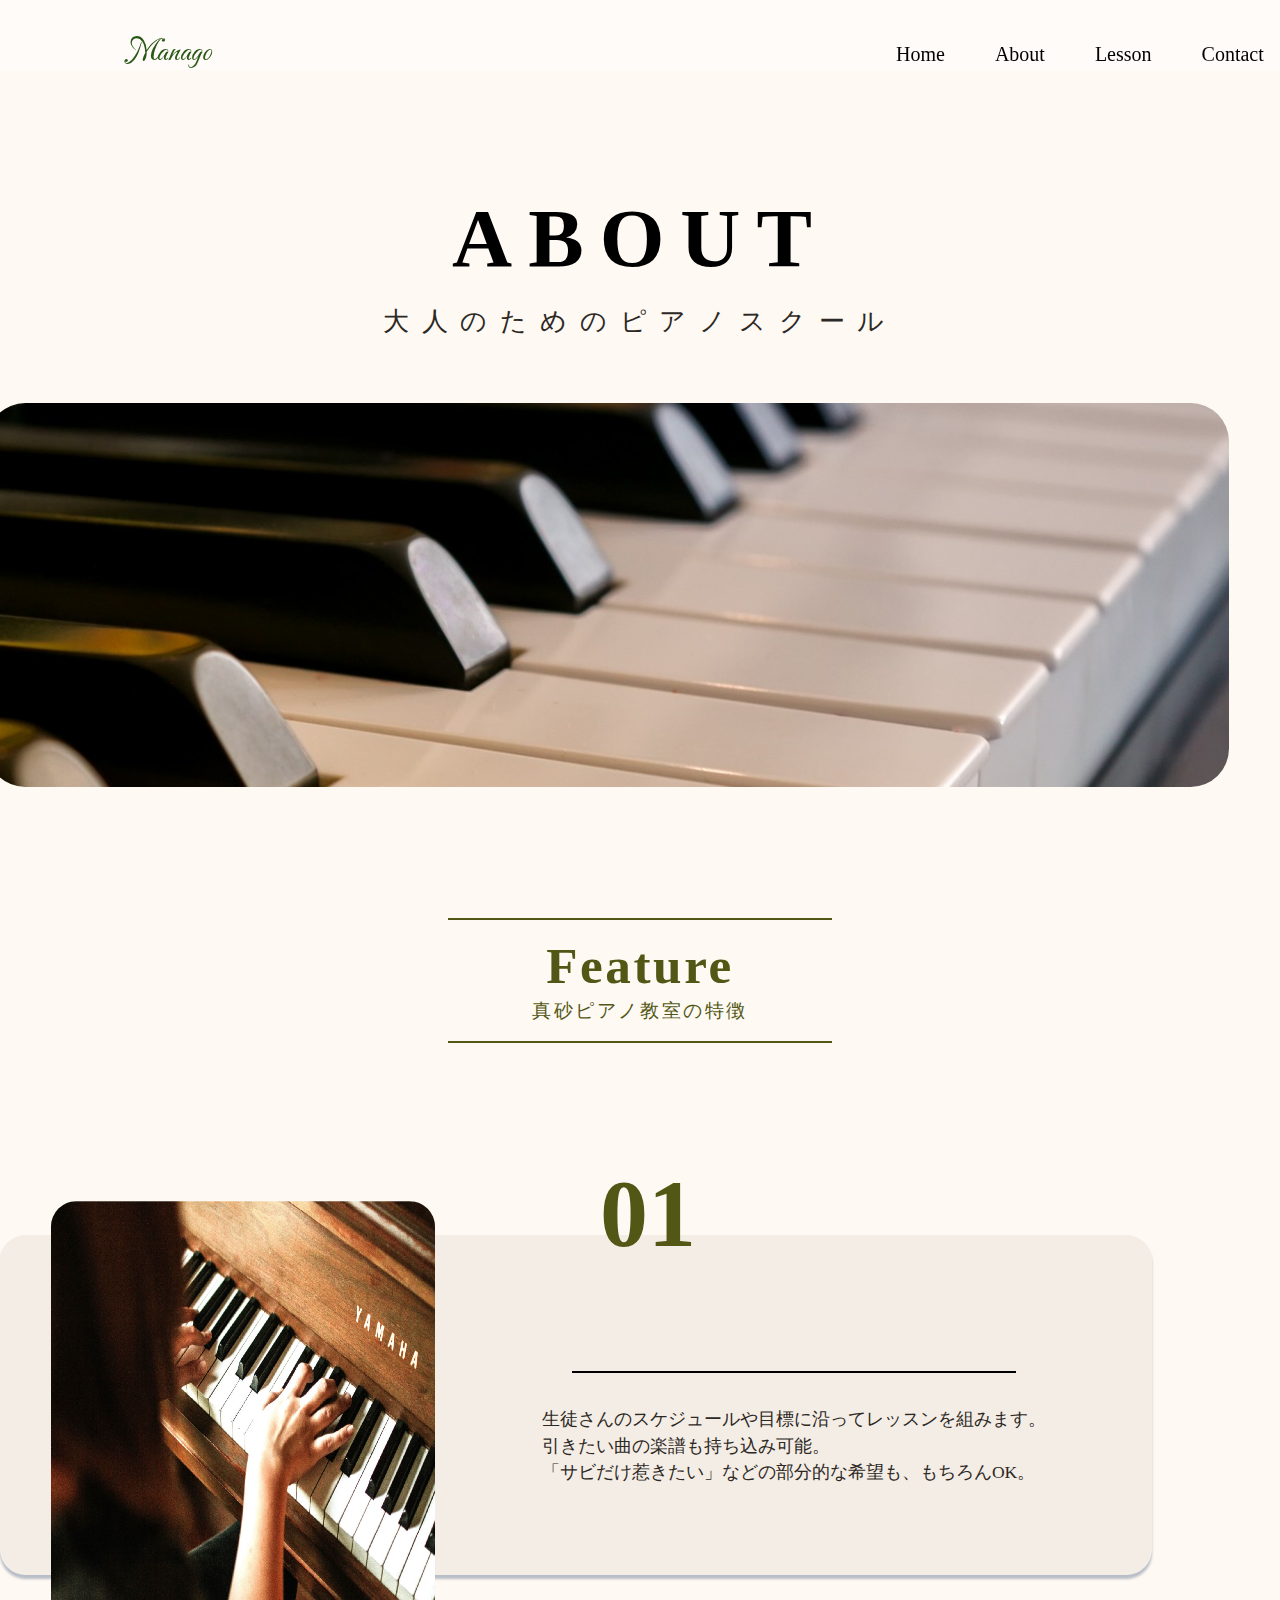
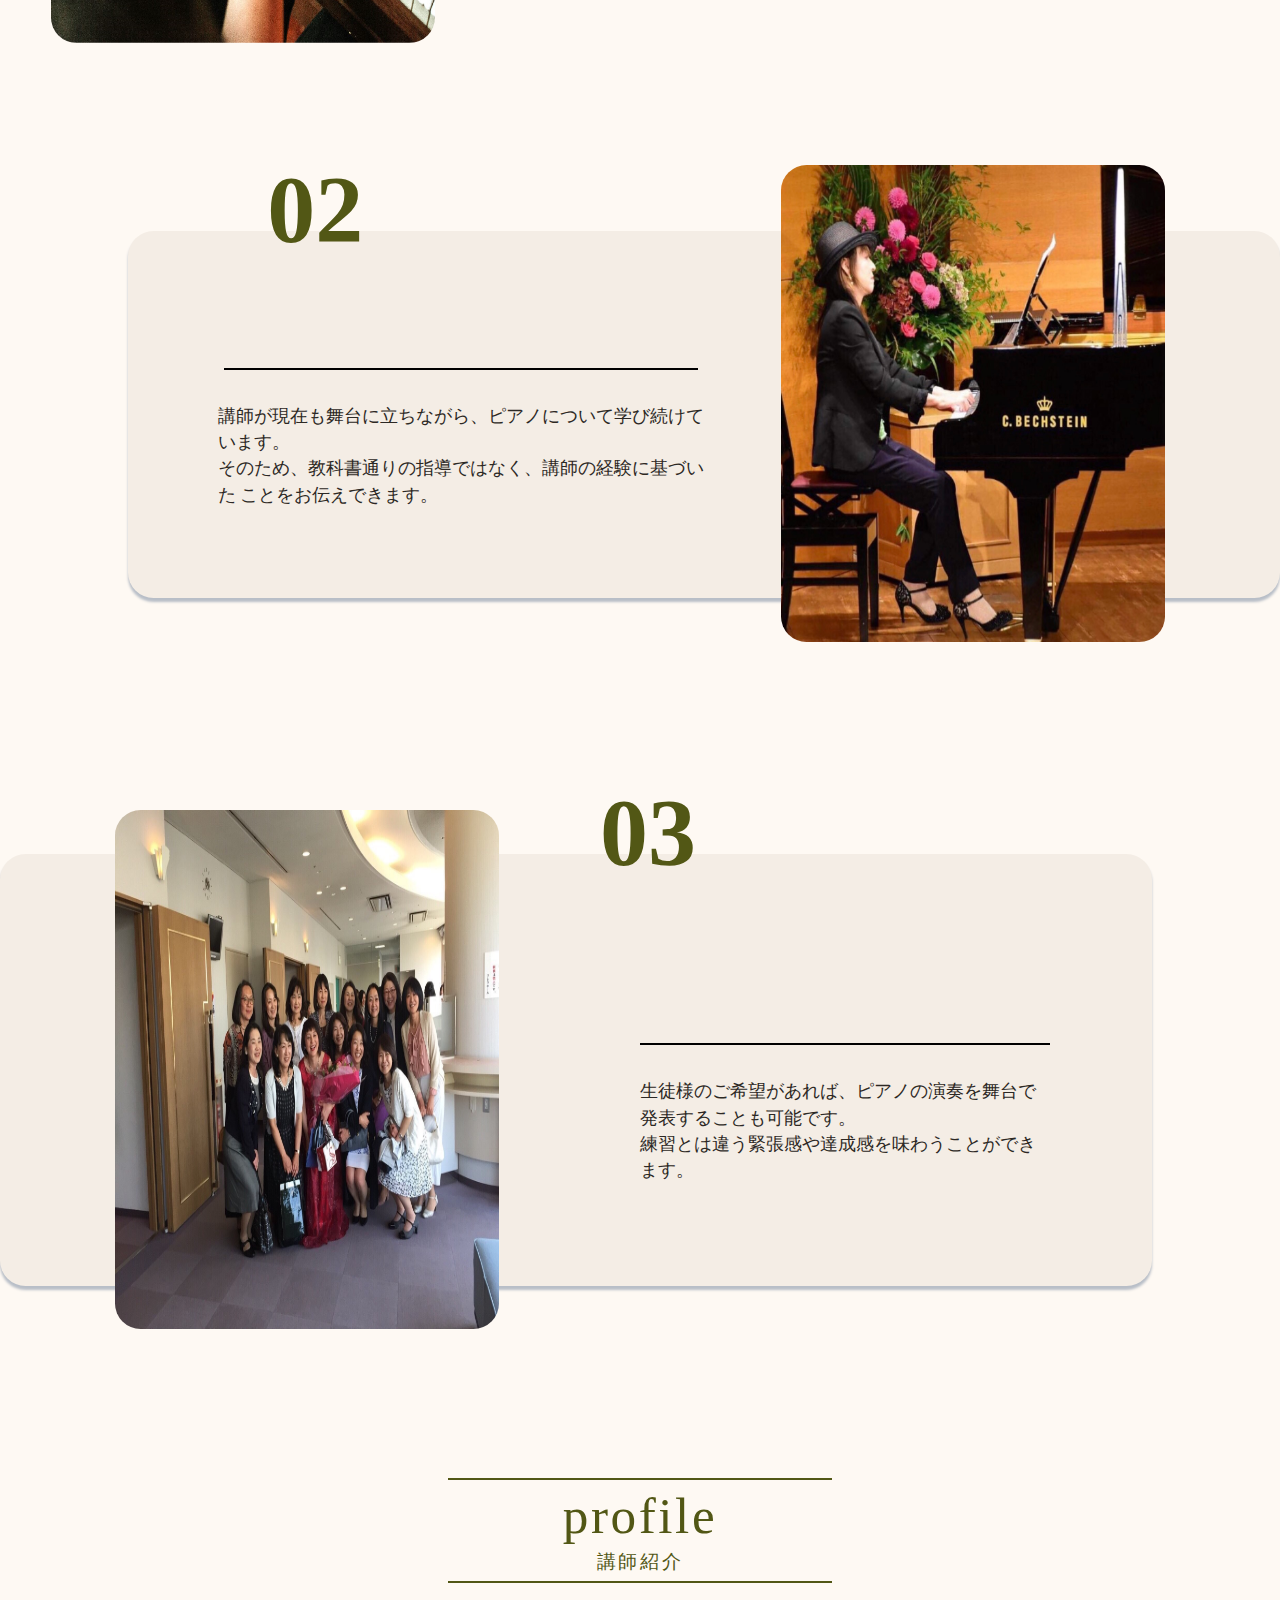
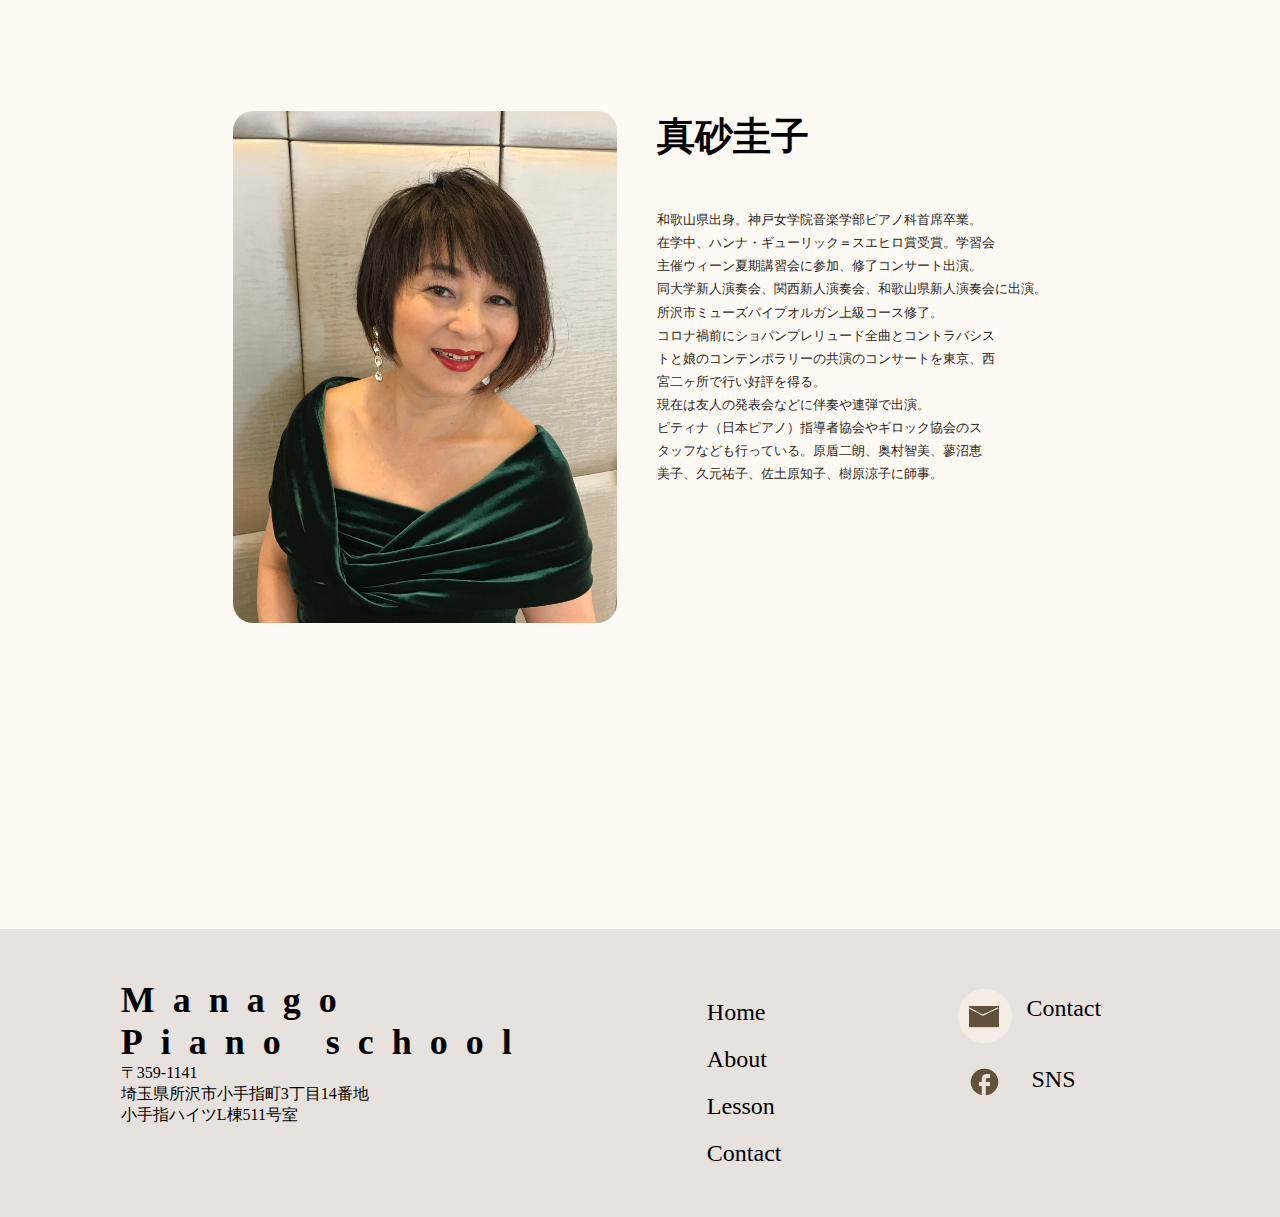
<file: ABOUT/about.html>
<!DOCTYPE html>
<html lang="jp">
<head>
    <meta charset="UTF-8">
    <meta name="viewport" content="width=device-width, initial-scale=1.0">
    <title>真砂ピアノ教室（About）</title>
    <link rel="preconnect" href="https://fonts.googleapis.com">
    <link rel="preconnect" href="https://fonts.gstatic.com" crossorigin>
    <link href="https://fonts.googleapis.com/css2?family=Carattere&display=swap" rel="stylesheet">
    <link rel="stylesheet" href="../top/reset.css">
    <link rel="stylesheet" href="about.css">
    <link rel="stylesheet" href="text.css">
    <link rel="stylesheet" href="responsive_about.css">
    <link rel="stylesheet" href="../top/humbugermenu.css">
</head>
<body>
    <header class="section-header">
    <div class="section-header_wrapper"></div>
        <div class="logo">Manago</div>
        <div class="open_btn">
          <span></span>
          <span></span>
        </div>
        <nav id="section-header-nav" class=>
          <ul>
              <li class="Home"><a href="../top/index.html">Home</a></li>
              <li class="about"><a href="../ABOUT/about.html">About</a></li>
              <li class="Lesson"><a href="../top/index.html#lesson">Lesson</a></li>
              <li class="contact"><a href="../top/index.html#contact">Contact</a></li>
          </ul>
        </nav>
      </header>
      <section id="mainvisual">
        <div class="maincopy">
        <h1 class="fadeIn">ABOUT</h1>
        <p class="fadeIn">大人のためのピアノスクール</p>
        <div class="hero">
            <img src="./img/piano.jpg" alt="">
        </div>
        </div>
      </section>
      <section id="Feature">
        <div class="feature-title">
          <h1>Feature</h1>
          <p>真砂ピアノ教室の特徴</p>
        </div>
        <div class="feature1">
        <div class="content type1">
          <div class="title">01</div> 
            <div class="img-body">
              <img src="./img/Top2.png" alt="" >
            </div>
            <div class="body">
              <div class="text-with-padding">
              <div class="title">
                <span class="leftAnime">
                <span class="leftAnimeInner">好きな曲を好きな時に練習できる</span>
               </span>
              </div>
              </div>
              <div class="text"><p>生徒さんのスケジュールや目標に沿ってレッスンを組みます。<br>
                引きたい曲の楽譜も持ち込み可能。 <br>
                「サビだけ惹きたい」などの部分的な希望も、もちろんOK。</p></div>
            </div>
        </div>
      </div>
       <div class="feature2">
        <div class="content type2">
          <div class="title">02</div> 
            <div class="img-body">
              <img src="./img/S__106529053.jpg" alt="">
            </div>
            <div class="body">
              <div class="text-with-padding">
              <div class="title">
                <span class="leftAnime">
                <span class="leftAnimeInner"> 現役講師がマンツーマンで教えます</span>  
                </span>
              </div>
             </div>
              <div class="text"><p>講師が現在も舞台に立ちながら、ピアノについて学び続けています。<br>
                そのため、教科書通りの指導ではなく、講師の経験に基づいた 
                ことをお伝えできます。</p></div>
            </div>
        </div>
       </div>
       <div class="feature3">
        <div class="content type3">
          <div class="title">03</div> 
            <div class="img-body">
              <img src="./img/S__106315887.jpg" alt="">
            </div>
            <div class="body">
              <div class="text-with-padding">
              <div class="title">
              <span class="leftAnime">
              <span class="leftAnimeInner">舞台で自分の成果を発表できます</span>
              </span>
              </div>
              </div>
              <div class="text">生徒様のご希望があれば、ピアノの演奏を舞台で発表することも可能です。<br>
              練習とは違う緊張感や達成感を味わうことができます。</div>
            </div>
        </div>
      </div>
        

     
      </section> 
      <section id="profile">
        <div class="profile-top">
          <h2>profile</h2>
          <p>講師紹介</p>
        </div>
        <div class="profile-content">
          <div class="profile-image">
          <img src="./img/profile.jpg" alt="" class="profile">
         </div>
         <div class="profile-text">
          <div class="text">
        <h1>真砂圭子</h1>
        <p >和歌山県出身。神戸女学院音楽学部ピアノ科首席卒業。<br>
           在学中、ハンナ・ギューリック＝スエヒロ賞受賞。学習会<br>
          主催ウィーン夏期講習会に参加、修了コンサート出演。<br>
          同大学新人演奏会、関西新人演奏会、和歌山県新人演奏会に出演。<br>
          所沢市ミューズパイプオルガン上級コース修了。<br>
          コロナ禍前にショパンプレリュード全曲とコントラバシス<br>
          トと娘のコンテンポラリーの共演のコンサートを東京、西<br>
          宮二ヶ所で行い好評を得る。<br>
          現在は友人の発表会などに伴奏や連弾で出演。<br>
          ピティナ（日本ピアノ）指導者協会やギロック協会のス<br>
           タッフなども行っている。原盾二朗、奥村智美、蓼沼恵<br>
           美子、久元祐子、佐土原知子、樹原涼子に師事。</p>
          </div>
      </div>
    </div>
      </section> 
      <section id="map">
        <iframe src="https://www.google.com/maps/embed?pb=!1m18!1m12!1m3!1d3236.002547888054!2d139.4325271765284!3d35.799870772549234!2m3!1f0!2f0!3f0!3m2!1i1024!2i768!4f13.1!3m3!1m2!1s0x6018de656070a2bd%3A0x602d291c1ef58cc3!2z55yf56CC44OU44Ki44OO5pWZ5a6k!5e0!3m2!1sja!2sjp!4v1693893486722!5m2!1sja!2sjp" width="100%" height="300px" style="border:0;" allowfullscreen="" loading="lazy" referrerpolicy="no-referrer-when-downgrade"></iframe>
      </section>
      <footer>
        <div class="flex-container">
          <div class="left-side">
          <div class="title">Manago<br>Piano school</div>
          <div class="address">
            <p>〒359-1141</p>
            <p>埼玉県所沢市小手指町3丁目14番地</p>
            <p>小手指ハイツL棟511号室</p>
          </div>
          </div>
            <div class="middle-side">
            <nav>
              <ul class="menu">
                  <li><a href="../top/index.html">Home</a></li>
                  <li><a href="./about.html">About</a></li>
                  <li><a href="../top/index.html#lesson">Lesson</a></li>
                  <li><a href="../top/index.html#contact">Contact</a></li>
              </ul>
            </nav>
            </div>
            <div class="right-side">
            <div class="contact">
              <img src="./img/Group 92.png" alt="" class="mail">
              <a class="footer_contact" href="../top/index.html#contact">Contact</a>
            </div>
            <div class="SNS">
              <img src="./img/ic_baseline-facebook.png" alt="" class="facebook">
              <a href="https://www.facebook.com/profile.php?id=100023976397914">SNS</a>
            </div>
          </div>
        </div>
        </footer>
        <script src="https://code.jquery.com/jquery-3.4.1.min.js" integrity="sha256-CSXorXvZcTkaix6Yvo6HppcZGetbYMGWSFlBw8HfCJo=" crossorigin="anonymous"></script>
        <!--自作のJS-->
        <script src="./js/leftanimation.js"></script>
        <script src="js/humbegermenu.js"></script>
</body>
</html>
</file>
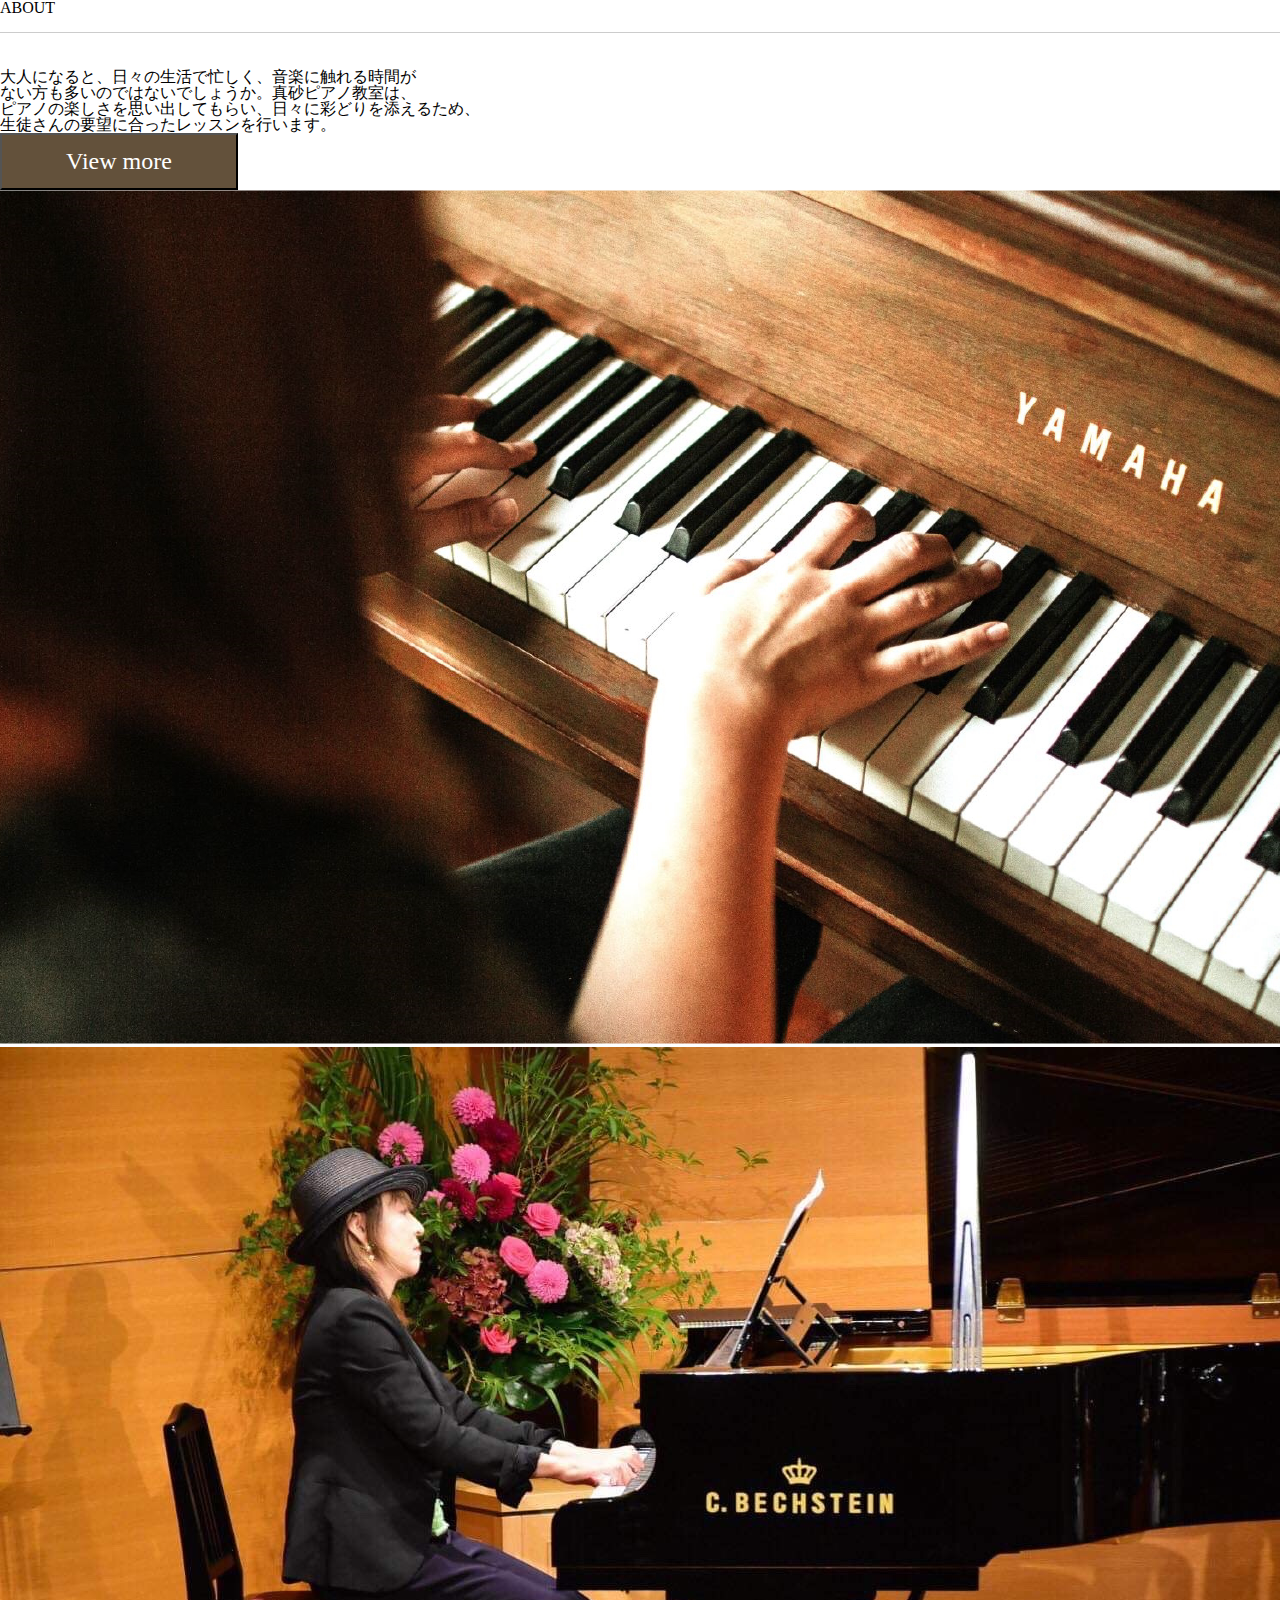
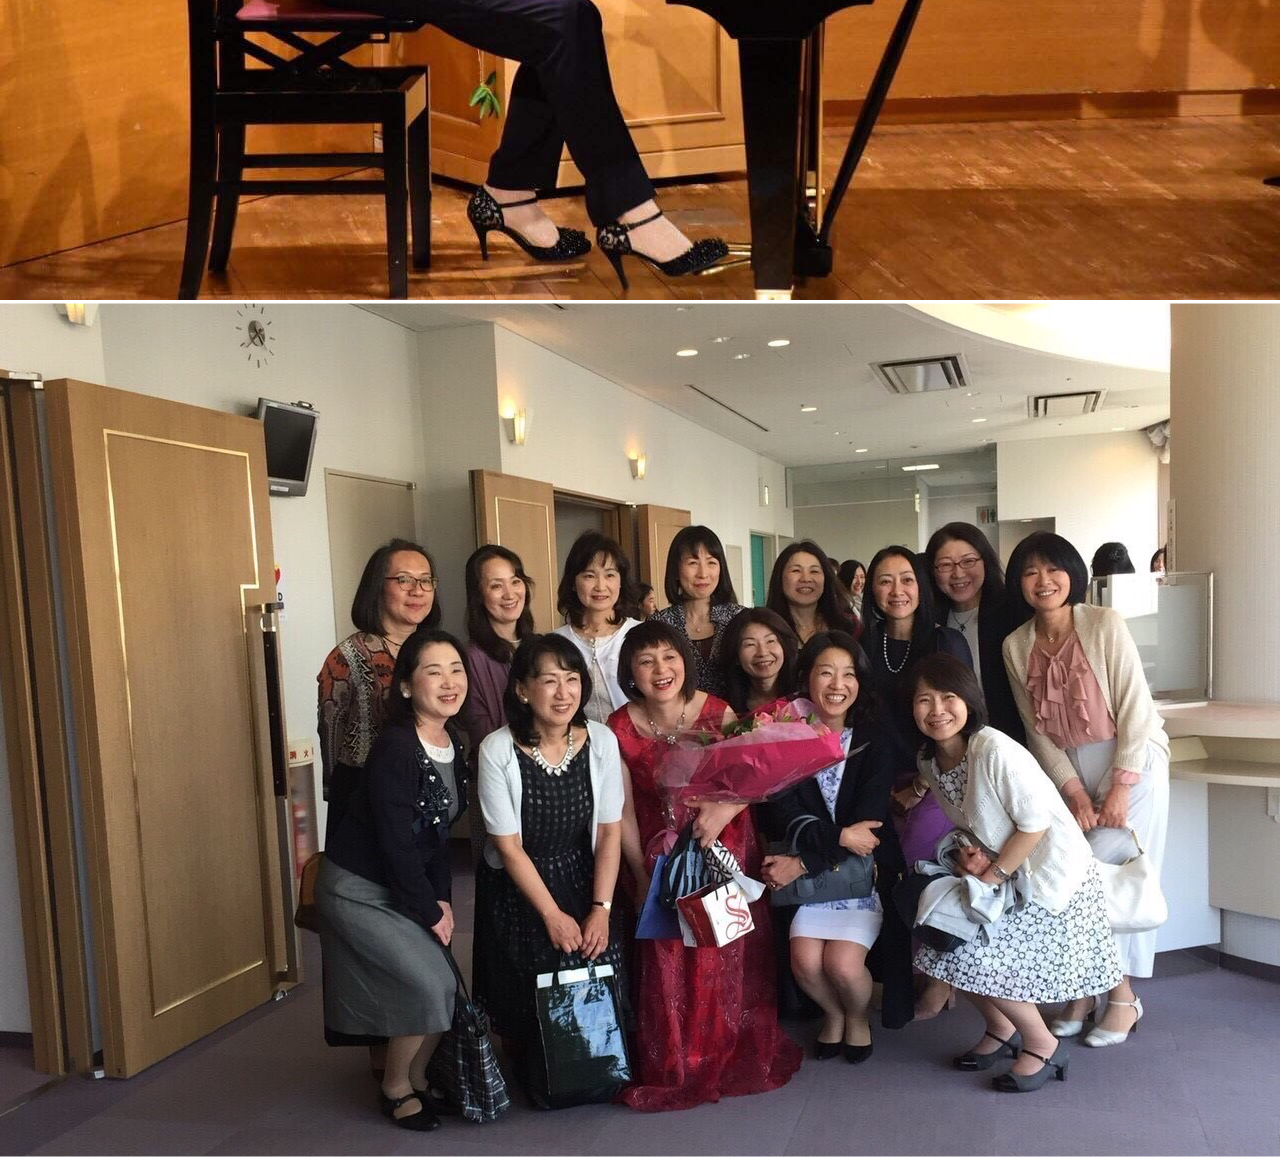
<file: top/button.html>
<!DOCTYPE html>
<html lang="en">
<head>
    <meta charset="UTF-8">
    <meta name="viewport" content="width=device-width, initial-scale=1.0">
    <title>Document</title>
    <link rel="stylesheet" href="reset.css">
    <link rel="stylesheet" href="text.css">
</head>
<body>
    <section id="about">
    <!-- レスポンシブに対応する配置の仕方が分からない -->
    <div class="about_container">
    <div class="about1">
    <span>ABOUT</span>
    <hr class="custom-hr">
    </div>
    <div class="about2">
         <span class="slide-in downAnime">
          <span class="slide-in_inner downAnimeInner">「あの楽しさを、もう一度。」</span>
        </span>
        <p>大人になると、日々の生活で忙しく、音楽に触れる時間が<br>
              ない方も多いのではないでしょうか。真砂ピアノ教室は、<br>
              ピアノの楽しさを思い出してもらい、日々に彩どりを添えるため、<br>
              生徒さんの要望に合ったレッスンを行います。</p>
        <div class="button-container">
          <button class="button">
          <a href="#">View more</a>
          </button>
        </div>
       <ul>
       <li>
        <img src="./img/Top2.png" alt="" >
       </li>
       <li>
        <img src="./img/Top3.jpg" alt="" >
       </li>
       <li>
        <img src="./img/Top4.png" alt="">
       </li>
       </ul>
   </div>
   </div>
   
</section>
    
</body>
</html>
</file>
<file: ABOUT/about.css>
body{
    margin: 0;
    background: #FEF9F3;
}

.section-header{
    width: 100%;
    height: 70px;
    position: fixed;
    top: 0;
    display: flex;
	/* justify-content: center;
	align-items: center; */
    background-color: #FEFBF8;
    z-index: 9999;
}

header nav{
    /* width: 20%; */
    position: relative

 }
 header ul{
    display: flex;
    /* justify-content: space-around; */
    /* align-items: center; */
    font-size: 20px;
    font-family:Times New Roman; 
    position: absolute;
    left: 70vw;
    gap: 50px;
    margin-top: 44px;

 }

 .logo{
    font-size: 32px;
    color: var(--unnamed, #2A5715);
    font-family: 'Carattere', cursive;
    position: absolute;
    left: 10vw;
    margin-top:  37px; 
 }

.maincopy h1{
    font-family: Times New Roman;
    font-size: clamp(2.0rem, 7vw, 5.2rem);
    font-weight: bold;
    letter-spacing:  calc((60vw - 5vw * 7) / 20);
    margin-top: 197px;
    text-align: center;
}

.maincopy p{
    color: var(--unnamed, #2C2824);
    font-family: Noto Sans JP;
    font-size:  clamp(1.0rem, 2vw ,2.0rem);
    font-weight: Medium;
    line-height: normal;
    letter-spacing: calc((60vw - 5vw * 7) / 25);
    text-align: center;
    padding-top: 24px;
}

.img-container{
    width: 95vw;
    height: 60vh;
    overflow: hidden;
    padding-top: 64px;
}
.img-container img{
    width: 100%;
    height: 100%;
    object-fit: cover;
    border-radius: 0 60px 60px 0;
}

.hero img{
    border-radius: 3vw;
    width: 97vw;
    height: 30vw;
    margin-left: -1vw;
    -o-object-fit: cover;
    object-fit: cover;
    margin-top: 5%;
}

.feature-title{
    margin-left: 35%;
    margin-right: 35%;
    border-top: solid 2px #525715;
    border-bottom: solid 2px #525715;
    padding: 20px;
    margin-top: 10%;
}

.feature-title h1{
    text-align: center;
    color:  #525715;
    font-family: Noto Sans JP;
    font-weight: 700;
    letter-spacing: calc((60vw - 8vw * 7) / 20);
    font-size: clamp(1.4rem, 6vw, 3.2rem);
}

.feature-title p{
    text-align: center;
    color: #525715;
    font-family: Noto Sans JP;
    font-size: clamp(0.8em, 2vw ,1.2rem);
    font-weight: 400;
    letter-spacing: calc((60vw - 8vw * 7) / 20);
    margin-top: 10px;
    white-space: nowrap;
}



.feature1  .content{
    background-color: #F4EDE5;
    border-radius: 2vw;
    position: relative;
    padding: 7vw;
    margin-top: 15%;
    box-shadow: 0.1vw 0.5vw 0 #b8bec7;
    display: flex;
    flex-direction: column;
    align-items: center;
    z-index: -1;
}
.feature1 .content> .title{
    font-size: 1.5em;
    font-weight: bold;
    position: absolute;
    top: -0.72em;
    left: 0.25em;
}
.feature1  .content > .title{
    font-size: 1.5em;
    font-weight: bold;
    position: absolute;
    top: -0.72em;
    left: 0.25em;
    color:  #525715;
    text-align: center;
    font-family: Noto Sans JP;
    font-size: 64px;
    font-style: normal;
    font-weight: 700;
    line-height: 100%; /* 96px */   
}

.feature1 .content> .img-body{
    width: 60%;
}
.feature1 .content> .img-body img{
    width: 100%;
    border-radius: 2vw;
}
.feature1  .content > .body{
    display: flex;
    flex-direction: column;
    align-items: center;
}
.feature1 .content > .body{
    display: flex;
    flex-direction: column;
    align-items: center;
    padding-right: 3%;
}
.feature1  .content > .body .title{
    /* text-decoration: underline; */
    color: #2C2824;
    font-family: Noto Sans JP;
    font-size: 32px;
    font-style: normal;
    font-weight: 700;
    line-height: normal; 
    font-size: clamp(1.8rem, 2vw, 3.2rem);
    padding-top: 8%;
}
.feature1 .content> .body .text{
    color:  #2C2824;
    font-family: Noto Sans JP;
    font-size: clamp(0.8em, 2vw ,1.1rem);
    font-style: normal;
    font-weight: 500;
    line-height:1.5;
    padding-top: 33px;
}

.text-with-padding{
    border-bottom: 2px solid }

.feature2 .content{
    background-color: #F4EDE5;
    border-radius: 2vw;
    position: relative;
    padding: 7vw;
    margin: 20vw 0;
    box-shadow: 0.1vw 0.5vw 0 #b8bec7;
    display: flex;
    flex-direction: column;
    align-items: center;
    z-index: -1;
}


 
.feature2  .content > .title{
    font-size: 1.5em;
    font-weight: bold;
    position: absolute;
    top: -0.72em;
    left: 0.25em;
    font-size: 1.5em;
    font-weight: bold;
    color:  #525715;
    text-align: center;
    font-family: Noto Sans JP;
    font-size: 64px;
    font-style: normal;
    font-weight: 700;
    line-height: 100%; /* 96px */   
}
.feature2 .content> .img-body{
    width: 60%;
}
.feature2 .content> .img-body img{
    width: 100%;
    border-radius: 2vw;
}
.feature2 .content > .body{
    display: flex;
    flex-direction: column;
    align-items: center;
}
.feature2 .content > .body{
    display: flex;
    flex-direction: column;
    align-items: center;
    /* padding-right: 50%; */
}
.feature2  .content > .body .title{
    /* text-decoration: underline; */
    font-weight: bold;
    color: #2C2824;
    font-family: Noto Sans JP;
    font-size: clamp(1.8rem, 2vw, 3.2rem);
    font-style: normal;
    font-weight: 700;
    line-height: normal; 
    padding-top: 8%;
}
.feature2 .content> .body .text{
    color:  #2C2824;
    font-family: Noto Sans JP;
    font-size:clamp(0.8em, 2vw ,1.1rem) ;
    font-style: normal;
    font-weight: 500;
    line-height:1.5;
    padding-top: 33px;
}

.feature3  .content{
    background-color: #F4EDE5;
    border-radius: 2vw;
    position: relative;
    padding: 8vw;
    margin: 15vw 0;
    box-shadow: 0.1vw 0.5vw 0 #b8bec7;
    display: flex;
    flex-direction: column;
    align-items: center;
    z-index: -1;
}


.feature3  .content > .title{
    font-size: 1.5em;
    font-weight: bold;
    position: absolute;
    top: -0.72em;
    left: 0.25em;
    font-size: 1.5em;
    font-weight: bold;
    color:  #525715;
    text-align: center;
    font-family: Noto Sans JP;
    font-size: 64px;
    font-style: normal;
    font-weight: 700;
    line-height: 100%; /* 96px */  
    
}



.feature3 .content> .img-body{
    width: 60%;
}
.feature3 .content> .img-body img{
    width: 100%;
    border-radius: 2vw;
}
.feature3 .content > .body{
    display: flex;
    flex-direction: column;
    align-items: center;
}

.feature3  .content > .body .title{
    font-size: 1.1em;
    /* text-decoration: underline; */
    font-weight: bold;
    font-weight: bold;
    color: #2C2824;
    font-family: Noto Sans JP;
    font-size: clamp(1.8rem, 2vw, 3.2rem);
    font-style: normal;
    font-weight: 700;
    line-height: normal; 
    padding-top: 8%;
}

.feature3 .content> .body .text{
    color:  #2C2824;
    font-family: Noto Sans JP;
    font-size: clamp(0.8em, 2vw ,1.1rem);
    font-style: normal;
    font-weight: 500;
    line-height:1.5;
    padding-top: 33px;
}


@media screen and (min-width: 1025px) {
    .feature1 .content.type1 {
        margin-right: 10vw;
        box-shadow: 0 0.3vw 0.2vw 0 #b8bec7;
        align-items: flex-end;
        background-color:#F4EDE5;
        padding-left: 40%;
      }
      .feature1 .content.type1 > .title {
        left: calc(50% + 0.25em);
        font-size: 96px;
      }

      .feature1  .content > .body .title{
        padding-top: 0%;}


      .feature1 .content > .body {
        padding-right: 3%;
      }
      .feature1 .content.type1 > .img-body > img {
        position: absolute;
        width: 30vw;
        height: 130%;
        top: -10%;
        left: 4vw;
      }

    .feature2 .content.type2 {
        margin-left: 10vw;
        box-shadow: 0 0.3vw 0.2vw 0 #b8bec7;
        align-items: flex-end;
        background-color:#F4EDE5;
      }
      .feature2 .content.type2 > .title {
        left: calc(10% + 0.25em);
        font-size: 96px;
      }
      .feature2 .content.type2 > .img-body > img {
        position: absolute;
        right: 10%;
        width: 30vw;
        height: 130%;
        top: -18%;
      }

      .feature2 .content > .body{
            padding-right: 50%;
      }

      .feature2  .content > .body .title{
        padding-top: 0%;}


      .feature3 .content.type3 {
        margin-right: 10vw;
        box-shadow: 0 0.3vw 0.2vw 0 #b8bec7;
        align-items: flex-end;
        background-color:#F4EDE5;
        padding-left: 50%;
      }
      .feature3 .content.type3 > .title {
        left: calc(50% + 0.25em);
        font-size: 96px;
      }

      .feature3  .content > .body .title{
        padding-top: 0%;}

      .feature3 .content.type3 > .img-body > img {
        position: absolute;
        width: 30vw;
        height: 120%;
        top: -10%;
        left: 10%;
      }

}






.profile-top{
    margin-left: 35%;
    margin-right: 35%;
    margin-top: 15px;
    border-top: solid 2px #525715;
    border-bottom: solid 2px #525715;
    padding: 10px;
}

.profile-top h2{
    color:  #525715;
    font-family: Noto Sans JP;
    font-weight: 400;
    text-align: center;
    letter-spacing: calc((60vw - 8vw * 7) / 20);
    font-size: clamp(1.4rem, 6vw, 3.2rem);
}


.profile-top p{
    color:  #525715;
    font-family: Noto Sans JP;
    font-size: clamp(0.8em, 2vw ,1.2rem);
    font-style: normal;
    font-weight: 400;
    letter-spacing: calc((60vw - 8vw * 7) / 20);
    text-align: center;
    width: 100%;
    padding-top: 3%;
}

.profile{
    /* width: 50%;
    height:80%; */
    border-radius: 20px;
    /* width: 30vw; */
    height: auto;
}


.profile-content{
    display: flex;
    position: relative;
    justify-content: center;
    /* align-items: center; */
    padding-top: 10%;
    z-index: -1;
}

.profile-image{
    width: 30%;
    height: auto;
}

.profile-text{
    max-width: 50%; 
    padding-left: 40px; 
}


.profile-text h1{
    color: var(--, #2C2824);
    /* text-align: center; */
    font-family: Noto Sans JP;
    font-size: clamp(1.8rem, 3vw, 3.3rem);
    font-style: normal;
    font-weight: 700;
    line-height: normal;
    padding-bottom: 47px;
    text-align: left;
    /* margin-top: 20%;
    margin-right: 40%; */
}


.profile-text p{
    display: block;
    color: #2C2824;
    font-family: Noto Sans JP;
    font-size: clamp(0.5rem, 1vw ,3rem);
    font-style: normal;
    font-weight: 500;
    line-height: 1.8;
    text-align: left;
    /* margin-left: 15%; */
    width: 100%;
    /* margin-top: 20%; */
}



.profile-image img{
    border-radius: 20px;
    /* margin-top: 10%; */
    /* margin-left: 20vw; */
    max-width: 100%;
}


footer {
    width: 100%;
    padding: 50px 50px;
    background: #E7E2DD;
    box-sizing: border-box;
}

.flex-container{
    display: flex;
    max-width: 2000px;
    margin: 0 auto;

    /* justify-content: space-between; */
}

.left-side{
    margin-left: 6%;
}

footer .title {
    color: var(--, #2C2824);
    font-family: Times New Roman;
    font-size: 36px;
    font-style: normal;
    font-weight: 700;
    line-height: normal;
    letter-spacing: 18px;
    /* padding-top: 43px; */
}

footer .address {
    color: var(--, #2C2824);
    font-family: Noto Sans JP;
    font-size: 16px;
    font-style: normal;
    font-weight: 400;
    line-height: normal;
    /* padding-top: 26px ; */
}

.middle-side{
    padding-left: 15%;
    /* padding-top: 33px; */
}

.menu li{
    padding-top: 20px;
    color: var(--, #2C2824);
    font-family: Times New Roman;
    font-size: 24px;
    font-weight: 500;
    line-height: normal;
}

.right-side{
    padding-left:15%;
    padding-top: 10px;
}

.contact{
    display: flex;
}
.footer_contact{
    color: var(--, #2C2824);
    font-family: Times New Roman;
    font-size: 24px;
    font-style: normal;
    font-weight: 500;
    line-height: normal;
    padding-top: 6px;
    padding-left: 14px
}


.SNS{
    display: flex;
    padding-top: 23px;
}
.SNS a{
    color: var(--, #2C2824);
    font-family: Times New Roman;
    font-size: 24px;
    font-style: normal;
    font-weight: 500;
    line-height: normal;
    padding-left: 30px;
}

.facebook{
    padding-left: 10px;
}



@media(max-width:1025px) {
    .feature-title {
        margin-left: 20%;
        margin-right: 20%;
        border-top: solid 2px #525715;
        border-bottom: solid 2px #525715;
        padding: 10px;
        margin-top: 10%;
    }
    
    .profile-top {
        margin-left: 20%;
        margin-right: 20%;
        margin-top: 10%;
        border-top: solid 2px #525715;
        border-bottom: solid 2px #525715;
        padding: 10px;
    }


    .profile-content{
        display: flex;
        flex-direction: column;
    }

    .profile-image{
        width: 40%;
        margin: 0 auto;
        text-align: center;
    }

    .profile-image img{
        margin: 0 auto;
        /* padding-left: 20%; */
    }
    .profile-text{
        max-width: 100%;
        margin: 0 auto;
        padding-left: 0;
        display: inline-block;
        /* text-align: center;
} */}
    .text {
        text-align: center;
        display: flex;
        flex-direction: column;
    }
    
    .profile-text .text_detail{
        display: inline-block;
        text-align: left;
    }
}
</file>
<file: ABOUT/text.css>
/*左から右テキストエフェクト*/
.leftAnime {
    opacity: 0;
    overflow: hidden;
    display: inline-block;
  }
 
  .leftAnimeInner {
    display: inline-block;
  }
 
/* //次章で追加するクラス */
  .slideAnimeLeftRight {
    animation-name: slideTextX100;
    animation-duration: 1s;
    animation-fill-mode: forwards;
    opacity: 0;
  }
 
  @keyframes slideTextX100 {
    from {
      transform: translateX(-100%);
      /*要素を左の枠外に移動*/
      opacity: 0;
    }
 
    to {
      transform: translateX(0);
      /*要素を元の位置に移動*/
      opacity: 1;
    }
  }
 
/* //次章で追加するクラス */
  .slideAnimeRightLeft {
    animation-name: slideTextX-100;
    animation-duration: 2s;
    animation-fill-mode: forwards;
    opacity: 0;
    animation-timing-function: ease;
  }
 
 
  @keyframes slideTextX-100 {
    from {
      transform: translateX(100%);
      /*要素を右の枠外に移動*/
      opacity: 0;
    }
 
    to {
      transform: translateX(0);
      /*要素を元の位置に移動*/
      opacity: 1;
    }
  }



  /* ここから違う */
  .fadeIn {
    animation-name: fadeInAnime;/*1で解説*/
    animation-fill-mode:backwards;/*2で解説*/
    animation-duration:3s;/*3で解説*/
    /* animation-iteration-count:infinite; */
    animation-timing-function:ease;/*5で解説*/
    animation-delay: 0.5s;/*6で解説*/
    animation-direction:normal;/*7で解説*/
    }
    
    /*1で解説*/
    @keyframes fadeInAnime{
      0% {
        opacity: 0;
      }
    
      100% {
        opacity: 1;
      }
    }
</file>
<file: ABOUT/responsive_about.css>
@media screen and (max-width: 1024px) {
  .feature1 .content > .body {
    padding-right: 0%;
  }
  footer .title {
        color: var(--, #2C2824);
        font-family: Times New Roman;
        font-size: clamp(1.5rem, 2vw ,1.8rem);
        font-style: normal;
        font-weight: 700;
        line-height: normal;
        letter-spacing: 8px;
        /* padding-top: 45px; */
        white-space: nowrap;
    }
    
    footer .address {
      color: var(--, #2C2824);
      font-family: Noto Sans JP;
      font-size: 14px;
      font-style: normal;
      font-weight: 400;
      line-height: normal;
      padding-top: 18px ;
      white-space: nowrap;
    }
    
    .middle-side {
    padding-left: 15%;
    /* padding-top: 35px; */
    text-align: center;
    
    }
    
    .menu li {
    padding-top: 18px;
    color: var(--, #2C2824);
    font-family: Times New Roman;
    font-size: 18px;
    font-weight: 500;
    line-height: normal;
    }
    
    .mail{
      width: 34px;
      height: 34px;
    }

    .contact p {
      color: var(--, #2C2824);
      font-family: Times New Roman;
      font-size: 18px;
      font-style: normal;
      font-weight: 500;
      line-height: normal;
      padding-top: 6px;
      padding-left: 10px;}
    
    .facebook{
      width: 23px;
      height: 22px;
    }
    
    .SNS p {
      color: var(--, #2C2824);
      font-family: Times New Roman;
      font-size: 18px;
      font-style: normal;
      font-weight: 500;
      line-height: normal;
      padding-left: 14px;
    }
}









@media(max-width: 670px) {
    .feature1 .content > .title {
        font-size: 36px;}


    .feature1 .content > .body .title{
        font-size: 18px;
    }

    .feature1 .content> .body .text {
        color: #2C2824;
        font-family: Noto Sans JP;
        font-size: 14px;
        font-style: normal;
        font-weight: 500;
        line-height: 1.5;
        padding-top: 15px;
    }

    .feature1 .content> .body .text p{
        padding-left: 8%;
        padding-right: 8%;
    }

    .feature2 .content > .title {
        font-size: 36px;}

    .feature2 .content > .body .title {
        font-size: 18px;
    }
     .feature2 .content> .body .text {
        color: #2C2824;
        font-family: Noto Sans JP;
        font-size: 14px;
        font-style: normal;
        font-weight: 500;
        line-height: 1.5;
        padding-top: 15px;
    }

    .feature2 .content> .body .text p{
        padding-left: 8%;
        padding-right: 8%;
    }

    .feature3 .content > .title {
        font-size: 36px;}

    .feature3 .content > .body .title{
            font-size: 18px;
     }

    .feature3 .content> .body .text {
        color: #2C2824;
        font-family: Noto Sans JP;
        font-size: 14px;
        font-style: normal;
        font-weight: 500;
        line-height: 1.5;
        padding-top: 15px;
        padding-left: 8%;
        padding-right: 8%;
    }

    .feature3 .content> .body .text p{
        text-align: center;
        padding-left: 10%;
        padding-right: 10%;
    }

    .flex-container{
        display: inline;
        max-width: 2000px;
        margin: 0 auto;
    }

    footer .title {
        color: var(--, #2C2824);
        font-family: Times New Roman;
        font-size: clamp(1.4rem, 2vw ,1.8rem);
        font-style: normal;
        font-weight: 700;
        line-height: normal;
        letter-spacing: 2px;
        padding-top: 0px;
        text-align: center;
      }
      
    footer .address {
        color: var(--, #2C2824);
        font-family: Noto Sans JP;
        font-size: 0.2rem;
        font-style: normal;
        font-weight: 400;
        line-height: normal;
        padding-top: 18px;
        white-space: nowrap;
        text-align: center;
      }
      
      .middle-side {
        padding-left: 0%;
        padding-top: 35px;
        text-align: center;
      }
      
      .right-side {
        padding-left: 0%;
        padding-top: 50px;
        display: flex;
        justify-content: center;
        align-items: center;
      }
      
      .left-side{
        margin-left: 0%;
        padding-top: 3%;
      }
      
  .contact {
      display: flex;
      text-align: center;
        /* justify-content: center;
        align-items: center; */
      }
      
  .SNS {
        display: flex;
        text-align: center;
        justify-content: center;
        padding-top: 0px;
        /* text-align: center; */
      }
    
}
</file>
<file: top/humbugermenu.css>
body {
	margin: 0;
}

@media (max-width: 1025px){
.section-header_wrapper {
    justify-content: space-between;
}
}

@media (max-width: 1025px){
#section-header-nav {
    position: fixed;
    z-index: 999;
    top: -120%;
    left: 0;
    width: 100%;
    height: 100vh;
    background: #EDDDCB;
    transition: all 0.9s;}
}

@media (max-width: 1025px){
	.open_btn{
	position: absolute;
    z-index: 9999;
    top: 30px;
    right: 30px;
    cursor: pointer;
    width: 80px;
    height: 50px;
	background-color: #63513B;
	}


.open_btn span {
    display: inline-block;
    transition: all .9s;
    position: absolute;
    left: 14px;
    height: 3px;
    border-radius: 2px;
    background-color: #ffffff;
    width: 60%;
}

.open_btn span:nth-of-type(1) {
    top: 20px;
}
.open_btn span:nth-of-type(2) {
	top: 30px;
}


#section-header-nav.panelactive {
    position: fixed;
    z-index: 999;
    width: 100%;
    height: 100vh;
    overflow: auto;
    background-color: #EDDDCB;
    -webkit-overflow-scrolling:touch;
}
#section-header-nav {
    position: fixed;
    z-index: 999;
    top: -120%;
    left: 0;
    width: 100%;
    height: 100vh;
    background: #fff;
    transition: all 0.9s;
}

#section-header-nav.panelactive {
        top: 0;
}

.open_btn.active span:nth-of-type(1) {
    top: 18px;
    left: 18px;
    transform: translateY(6px) rotate(-45deg);
    width: 50%;
}

.open_btn.active span:nth-of-type(2) {
    top: 30px;
    left: 18px;
    transform: translateY(-6px) rotate(45deg);
    width: 50%;
}

#section-header-nav ul {
    position: absolute;
    z-index: 999;
    top: 50%;
    left: 50%;
    transform: translate(-50%, -50%);
    display: flex;
    flex-flow: column;
    margin: 0 auto;
}

#section-header-nav li {
    list-style: none;
    text-align: center;
}

#section-header-nav li a {
    margin-bottom: 40px;
    display: block;
    font-size: 6vw;
    text-transform: uppercase;
    font-weight: 500;
    text-decoration: none;
    color: #3c3c3c;

}
}
</file>
<file: top/text.css>
/*左から右テキストエフェクト*/
.leftAnime {
    opacity: 0;
    overflow: hidden;
    display: inline-block;
  }
 
  .leftAnimeInner {
    display: inline-block;
  }
 
/* //次章で追加するクラス */
  .slideAnimeLeftRight {
    animation-name: slideTextX100;
    animation-duration: 2s;
    animation-fill-mode: forwards;
    opacity: 0;
    animation-timing-function: ease-in-out;
  }
 
  @keyframes slideTextX100 {
    from {
      transform: translateX(-100%);
      /*要素を左の枠外に移動*/
      opacity: 0;
      animation-timing-function: ease-in-out;
    }
 
    to {
      transform: translateX(0);
      /*要素を元の位置に移動*/
      opacity: 1;
      animation-timing-function: ease-in-out;
    }


  }
 
/* //次章で追加するクラス */
  .slideAnimeRightLeft {
    animation-name: slideTextX-100;
    animation-duration: 1s;
    animation-fill-mode: forwards;
    opacity: 0;
  }
 
 
  @keyframes slideTextX-100 {
    from {
      transform: translateX(100%);
      /*要素を右の枠外に移動*/
      opacity: 0;
    }
 
    to {
      transform: translateX(0);
      /*要素を元の位置に移動*/
      opacity: 1;
    }
  }


  /*------------------------------------ 以下からふわっと---------------------------------------------------------------- */
  .fadeIn {
    animation-name: fadeInAnime;/*1で解説*/
    animation-fill-mode:backwards;/*2で解説*/
    animation-duration:4s;/*3で解説*/
    /* animation-iteration-count:infinite; */
    animation-timing-function:ease;/*5で解説*/
    animation-delay: 0.5s;/*6で解説*/
    animation-direction:normal;/*7で解説*/
    }
    
    /*1で解説*/
    @keyframes fadeInAnime{
      0% {
        opacity: 0;
      }
    
      100% {
        opacity: 1;
      }
    }
    /* ーーーーーーーーーーーーーーーーーーーーーーーーーーーーーーーーーーー以下から下からふわっとーーーーーーーーーーーーーーーーーーーーーーーーーーーーーーーーーーーーーーーーーーーー */

    /*全共通*/

.slide-in {
	overflow: hidden;
    display: inline-block;
}

.slide-in_inner {
	display: inline-block;

}

/* 上下のアニメーション*/
.downAnime{
    opacity: 0;/* 事前に透過0 にして消しておく*/
}

.slideAnimeDownUp {
    animation-name:slideTextY100;
    animation-duration:1s;
    animation-fill-mode:forwards;
    opacity: 0;
}

@keyframes slideTextY100 {
    from {
        transform: translateY(100%);/* 要素を上の枠外に移動*/
        opacity: 0;
    }
    to {
        transform: translateY(0);/* 要素を元の位置に移動*/
        opacity: 1;
    }
}

.slideAnimeUpDown {
    animation-name:slideTextY-100;
    animation-duration:0.8s;
    animation-fill-mode:forwards;
    opacity: 0;
}

@keyframes slideTextY-100 {
    from {
        transform: translateY(-100%);/* 要素を下の枠外に移動*/
        opacity: 0;
    }
    to {
        transform: translateY(0);/* 要素を元の位置に移動*/
        opacity: 1;
    }
}

/* ------------------------------------以下から左から右へゆっくりと-------------------------------------------------- */


/* -------------------------------画像が下から上に上がってくる----------------------------------- */
.img4 {
  opacity : 0;
  transform : translate(0, 50px);
  transition : all 300ms;
}
.img4.scrollin {
  opacity : 0.5;
  transform : translate(0, 0);
}

.img5 {
  opacity : 0;
  transform : translate(0, 50px);
  transition : all 300ms;
}
.img5.scrollin {
  opacity : 0.5;
  transform : translate(0, 0);
}



.button {
  background-color: var(--unnamed, #63513B);
  color: #FFF;
  font-family: Noto Sans JP;
  font-size: 24px;
  font-style: normal;
  font-weight: 200;
  padding: 1vw 5vw;
  display: block;
  justify-content: center;
  align-items: center;
}

.button:hover{
  color: #63513B; 
  background-color:#FFF;
}
</file>
